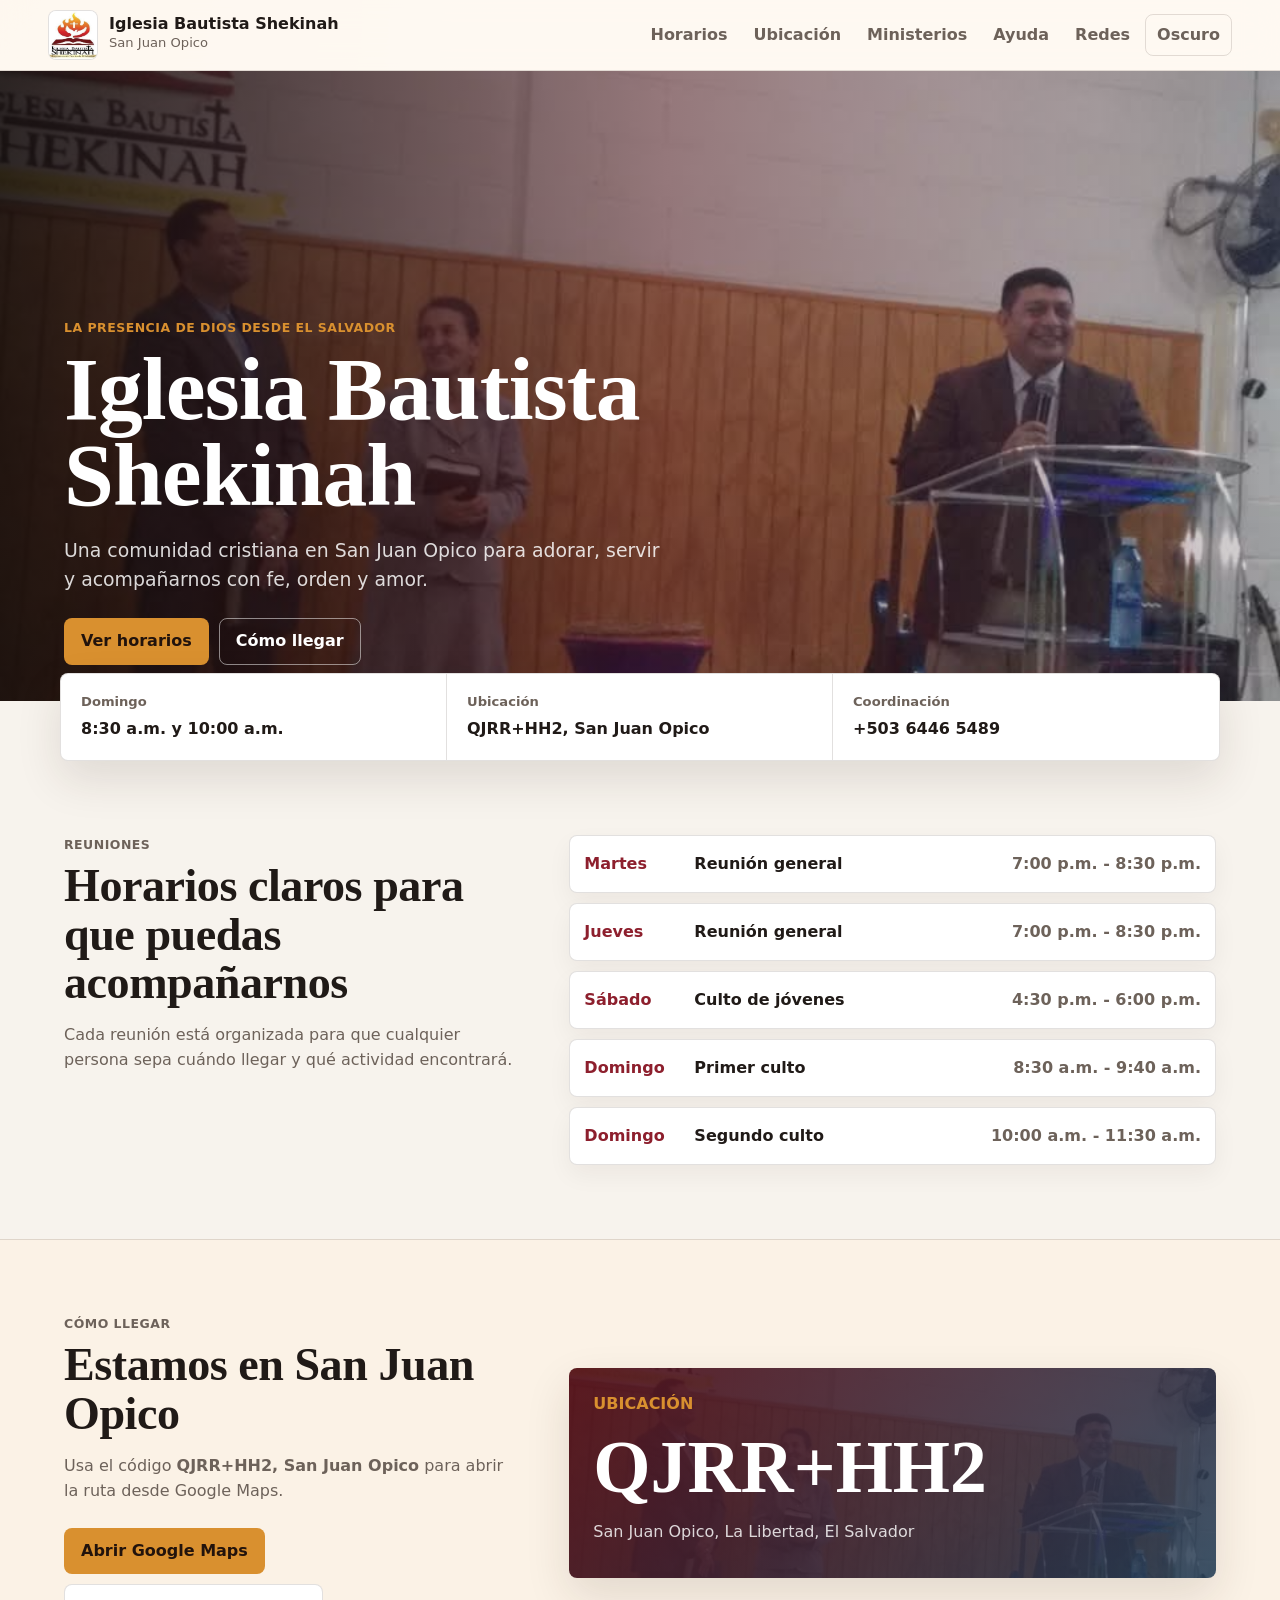
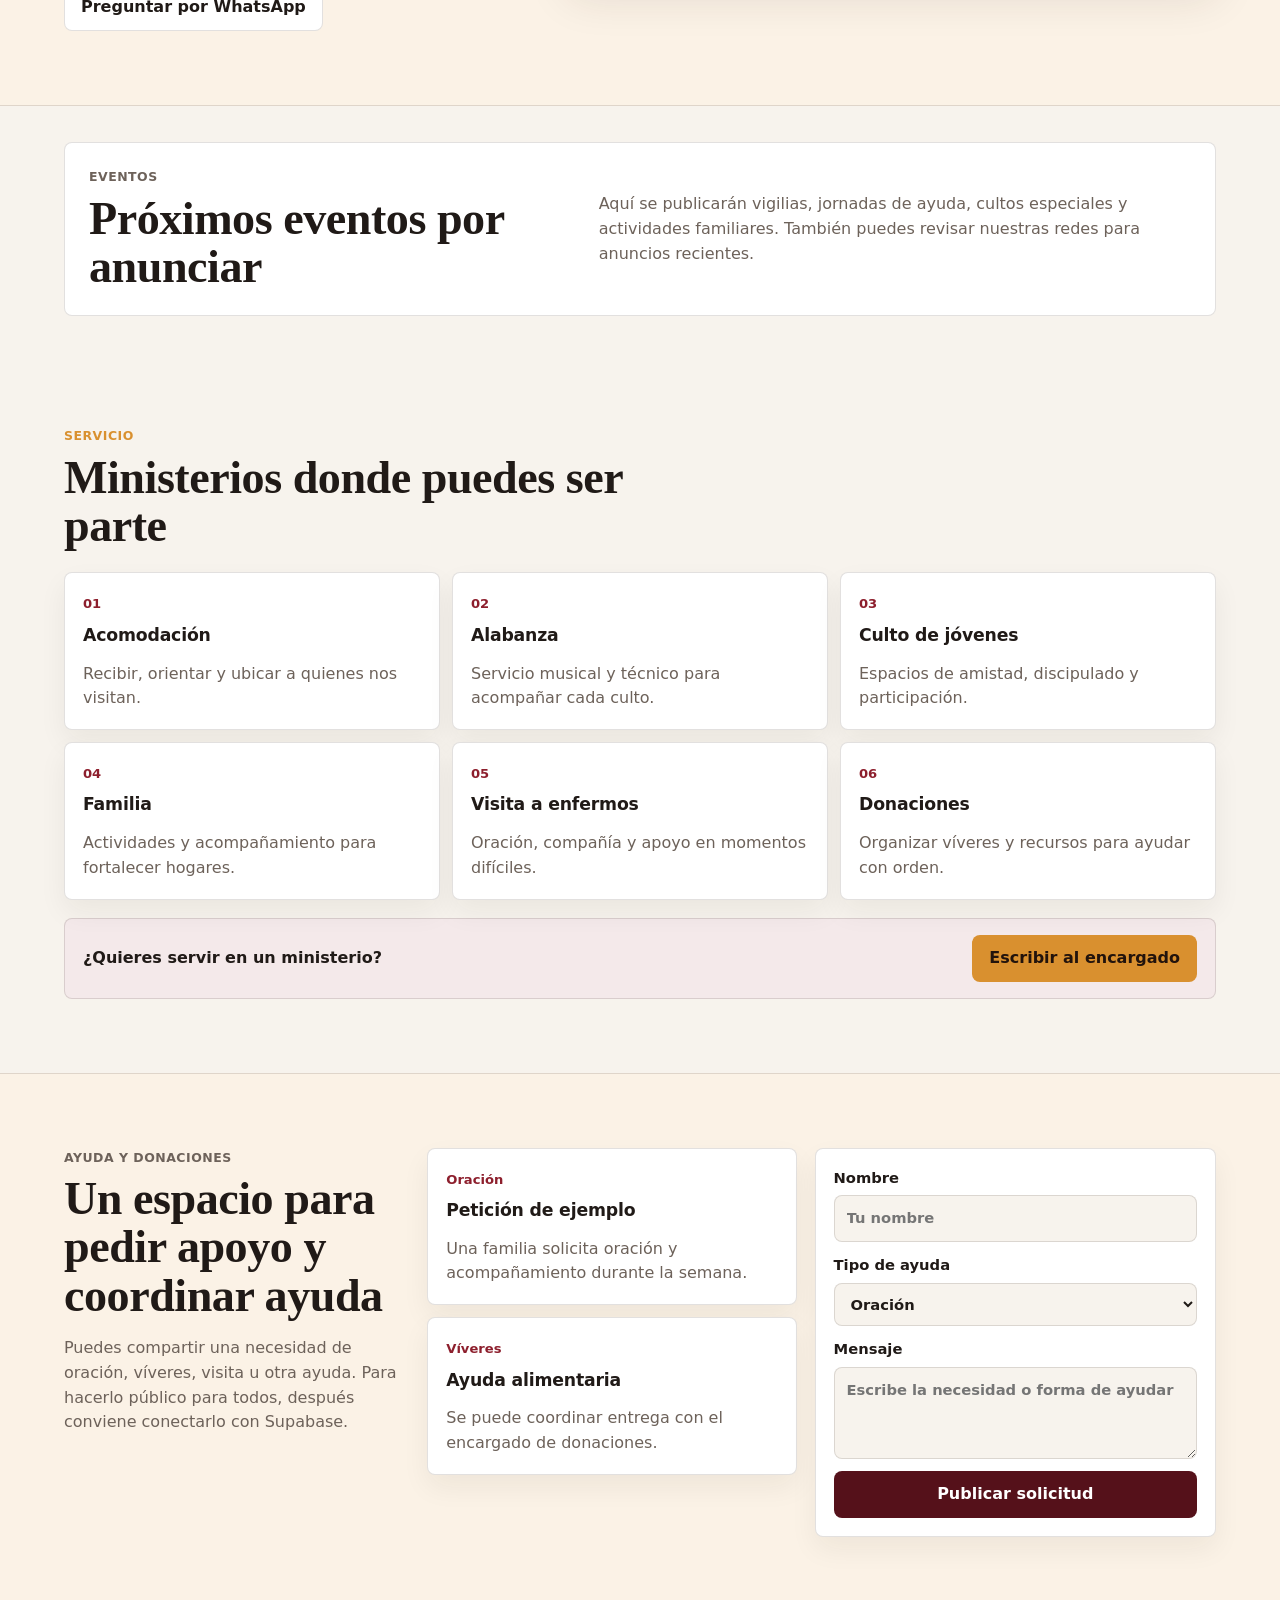
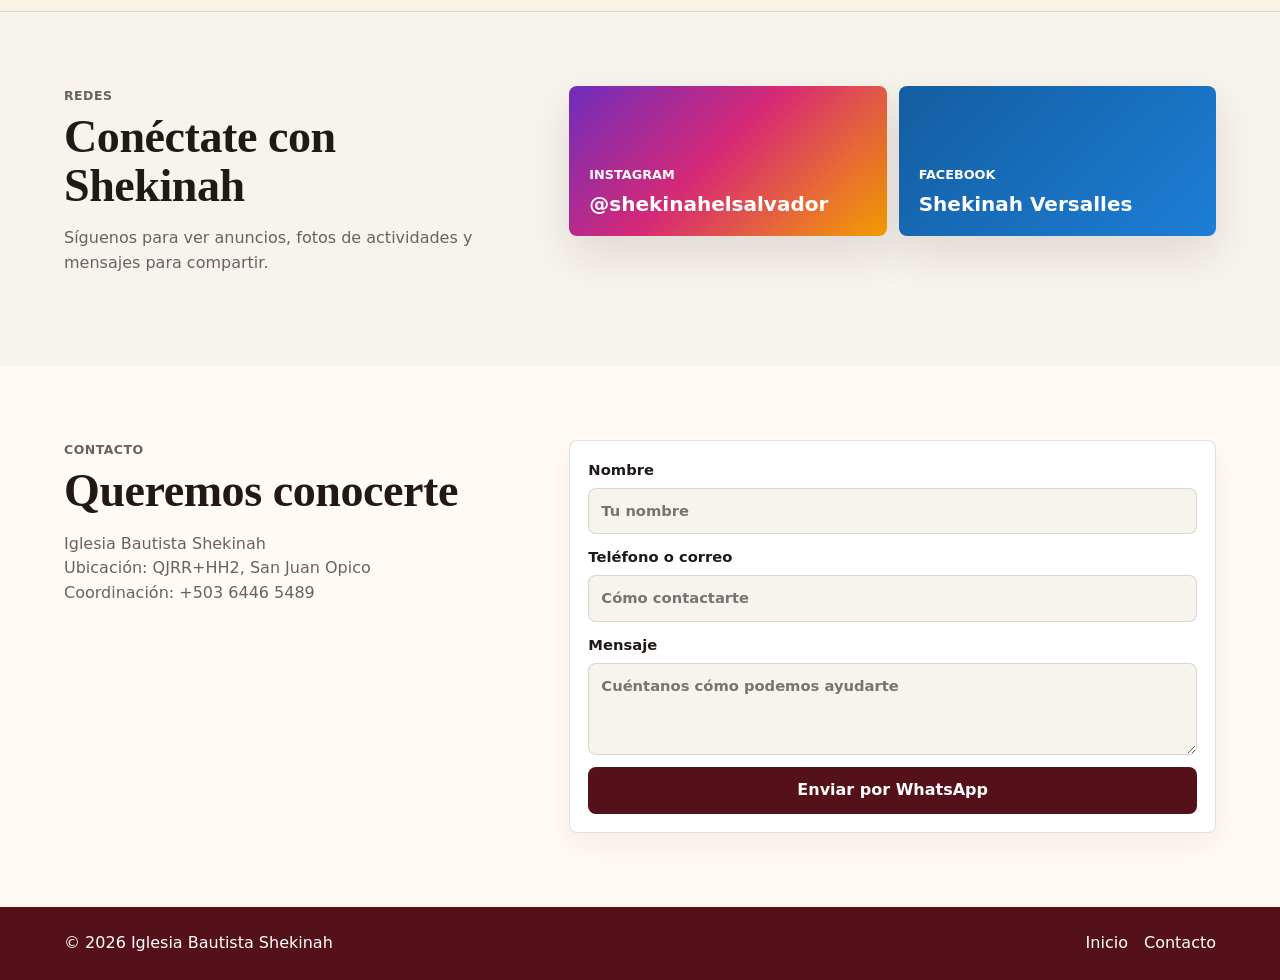
<file: iglesia/index.html>
<!doctype html>
<html lang="es">
  <head>
    <meta charset="utf-8" />
    <meta name="viewport" content="width=device-width, initial-scale=1" />
    <meta
      name="description"
      content="Sitio web de Iglesia Bautista Shekinah: horarios, ubicación, ministerios, ayuda, donaciones y redes sociales."
    />
    <title>Iglesia Bautista Shekinah</title>
    <link rel="stylesheet" href="styles.css" />
  </head>
  <body>
    <header class="site-header">
      <a class="brand" href="#inicio" aria-label="Ir al inicio">
        <img class="brand-logo" src="assets/logo-shekinah.png" alt="Logo de Iglesia Bautista Shekinah" />
        <span>
          <strong>Iglesia Bautista Shekinah</strong>
          <small>San Juan Opico</small>
        </span>
      </a>

      <button class="menu-button" type="button" aria-expanded="false" aria-controls="main-menu">
        <span></span>
        <span></span>
        <span></span>
        Menú
      </button>

      <nav id="main-menu" class="main-nav" aria-label="Navegación principal">
        <a href="#reuniones">Horarios</a>
        <a href="#ubicacion">Ubicación</a>
        <a href="#ministerios">Ministerios</a>
        <a href="#ayuda">Ayuda</a>
        <a href="#redes">Redes</a>
        <button class="theme-toggle" type="button" aria-label="Cambiar modo oscuro">Oscuro</button>
      </nav>
    </header>

    <main>
      <section id="inicio" class="hero">
        <div class="hero-content">
          <p class="eyebrow">La presencia de Dios desde El Salvador</p>
          <h1>Iglesia Bautista Shekinah</h1>
          <p>
            Una comunidad cristiana en San Juan Opico para adorar, servir y acompañarnos
            con fe, orden y amor.
          </p>
          <div class="hero-actions">
            <a class="button primary" href="#reuniones">Ver horarios</a>
            <a class="button secondary" href="#ubicacion">Cómo llegar</a>
          </div>
        </div>
      </section>

      <section class="quick-strip" aria-label="Accesos rápidos">
        <a href="#reuniones">
          <span>Domingo</span>
          <strong>8:30 a.m. y 10:00 a.m.</strong>
        </a>
        <a href="#ubicacion">
          <span>Ubicación</span>
          <strong>QJRR+HH2, San Juan Opico</strong>
        </a>
        <a href="https://wa.me/50364465489" target="_blank" rel="noopener noreferrer">
          <span>Coordinación</span>
          <strong>+503 6446 5489</strong>
        </a>
      </section>

      <section id="reuniones" class="section">
        <div class="section-inner two-column">
          <div class="section-copy">
            <p class="eyebrow">Reuniones</p>
            <h2>Horarios claros para que puedas acompañarnos</h2>
            <p>
              Cada reunión está organizada para que cualquier persona sepa cuándo llegar
              y qué actividad encontrará.
            </p>
          </div>

          <div class="schedule-list">
            <article class="schedule-item">
              <span>Martes</span>
              <strong>Reunión general</strong>
              <time>7:00 p.m. - 8:30 p.m.</time>
            </article>
            <article class="schedule-item">
              <span>Jueves</span>
              <strong>Reunión general</strong>
              <time>7:00 p.m. - 8:30 p.m.</time>
            </article>
            <article class="schedule-item">
              <span>Sábado</span>
              <strong>Culto de jóvenes</strong>
              <time>4:30 p.m. - 6:00 p.m.</time>
            </article>
            <article class="schedule-item">
              <span>Domingo</span>
              <strong>Primer culto</strong>
              <time>8:30 a.m. - 9:40 a.m.</time>
            </article>
            <article class="schedule-item">
              <span>Domingo</span>
              <strong>Segundo culto</strong>
              <time>10:00 a.m. - 11:30 a.m.</time>
            </article>
          </div>
        </div>
      </section>

      <section id="ubicacion" class="section tinted">
        <div class="section-inner two-column location-grid">
          <div class="section-copy">
            <p class="eyebrow">Cómo llegar</p>
            <h2>Estamos en San Juan Opico</h2>
            <p>
              Usa el código <strong>QJRR+HH2, San Juan Opico</strong> para abrir la ruta
              desde Google Maps.
            </p>
            <div class="inline-actions">
              <a class="button primary" href="https://www.google.com/maps/search/?api=1&query=QJRR%2BHH2%2C%20San%20Juan%20Opico" target="_blank" rel="noopener noreferrer">
                Abrir Google Maps
              </a>
              <a class="button ghost" href="https://wa.me/50364465489" target="_blank" rel="noopener noreferrer">
                Preguntar por WhatsApp
              </a>
            </div>
          </div>

          <article class="location-card">
            <span>Ubicación</span>
            <strong>QJRR+HH2</strong>
            <p>San Juan Opico, La Libertad, El Salvador</p>
          </article>
        </div>
      </section>

      <section id="eventos" class="section compact">
        <div class="section-inner event-row">
          <div>
            <p class="eyebrow">Eventos</p>
            <h2>Próximos eventos por anunciar</h2>
          </div>
          <p>
            Aquí se publicarán vigilias, jornadas de ayuda, cultos especiales y actividades
            familiares. También puedes revisar nuestras redes para anuncios recientes.
          </p>
        </div>
      </section>

      <section id="ministerios" class="section">
        <div class="section-inner">
          <div class="section-heading">
            <p class="eyebrow">Servicio</p>
            <h2>Ministerios donde puedes ser parte</h2>
          </div>

          <div class="ministry-grid">
            <article><span>01</span><h3>Acomodación</h3><p>Recibir, orientar y ubicar a quienes nos visitan.</p></article>
            <article><span>02</span><h3>Alabanza</h3><p>Servicio musical y técnico para acompañar cada culto.</p></article>
            <article><span>03</span><h3>Culto de jóvenes</h3><p>Espacios de amistad, discipulado y participación.</p></article>
            <article><span>04</span><h3>Familia</h3><p>Actividades y acompañamiento para fortalecer hogares.</p></article>
            <article><span>05</span><h3>Visita a enfermos</h3><p>Oración, compañía y apoyo en momentos difíciles.</p></article>
            <article><span>06</span><h3>Donaciones</h3><p>Organizar víveres y recursos para ayudar con orden.</p></article>
          </div>

          <div class="callout">
            <p>¿Quieres servir en un ministerio?</p>
            <a class="button primary" href="https://wa.me/50364465489" target="_blank" rel="noopener noreferrer">
              Escribir al encargado
            </a>
          </div>
        </div>
      </section>

      <section id="ayuda" class="section tinted">
        <div class="section-inner help-layout">
          <div class="section-copy">
            <p class="eyebrow">Ayuda y donaciones</p>
            <h2>Un espacio para pedir apoyo y coordinar ayuda</h2>
            <p>
              Puedes compartir una necesidad de oración, víveres, visita u otra ayuda.
              Para hacerlo público para todos, después conviene conectarlo con Supabase.
            </p>
          </div>

          <div class="help-board" aria-live="polite">
            <article class="help-card">
              <span>Oración</span>
              <h3>Petición de ejemplo</h3>
              <p>Una familia solicita oración y acompañamiento durante la semana.</p>
            </article>
            <article class="help-card">
              <span>Víveres</span>
              <h3>Ayuda alimentaria</h3>
              <p>Se puede coordinar entrega con el encargado de donaciones.</p>
            </article>
          </div>

          <form class="help-form" aria-label="Formulario de ayuda">
            <label>
              Nombre
              <input type="text" name="nombre-ayuda" placeholder="Tu nombre" required />
            </label>
            <label>
              Tipo de ayuda
              <select name="tipo-ayuda" required>
                <option value="Oración">Oración</option>
                <option value="Víveres">Víveres</option>
                <option value="Visita">Visita a enfermo</option>
                <option value="Otra ayuda">Otra ayuda</option>
              </select>
            </label>
            <label>
              Mensaje
              <textarea name="mensaje-ayuda" rows="3" placeholder="Escribe la necesidad o forma de ayudar" required></textarea>
            </label>
            <button class="button dark" type="submit">Publicar solicitud</button>
          </form>
        </div>
      </section>

      <section id="redes" class="section">
        <div class="section-inner social-layout">
          <div class="section-copy">
            <p class="eyebrow">Redes</p>
            <h2>Conéctate con Shekinah</h2>
            <p>Síguenos para ver anuncios, fotos de actividades y mensajes para compartir.</p>
          </div>
          <div class="social-cards">
            <a class="social-card instagram" href="https://www.instagram.com/shekinahelsalvador" target="_blank" rel="noopener noreferrer">
              <span>Instagram</span>
              <strong>@shekinahelsalvador</strong>
            </a>
            <a class="social-card facebook" href="https://www.facebook.com/share/1L6qRECBoy/" target="_blank" rel="noopener noreferrer">
              <span>Facebook</span>
              <strong>Shekinah Versalles</strong>
            </a>
          </div>
        </div>
      </section>

      <section id="contacto" class="section contact-section">
        <div class="section-inner contact-layout">
          <div class="section-copy">
            <p class="eyebrow">Contacto</p>
            <h2>Queremos conocerte</h2>
            <p>
              Iglesia Bautista Shekinah<br />
              Ubicación: QJRR+HH2, San Juan Opico<br />
              Coordinación: +503 6446 5489
            </p>
          </div>

          <form class="contact-form" aria-label="Formulario de contacto">
            <label>
              Nombre
              <input type="text" name="nombre" autocomplete="name" placeholder="Tu nombre" />
            </label>
            <label>
              Teléfono o correo
              <input type="text" name="contacto" autocomplete="email" placeholder="Cómo contactarte" />
            </label>
            <label>
              Mensaje
              <textarea name="mensaje" rows="3" placeholder="Cuéntanos cómo podemos ayudarte"></textarea>
            </label>
            <button class="button dark" type="submit">Enviar por WhatsApp</button>
          </form>
        </div>
      </section>
    </main>

    <footer class="site-footer">
      <p>© 2026 Iglesia Bautista Shekinah</p>
      <div>
        <a href="#inicio">Inicio</a>
        <a href="#contacto">Contacto</a>
      </div>
    </footer>

    <script src="script.js"></script>
  </body>
</html>
</file>
<file: iglesia/styles.css>
:root {
  color-scheme: light;
  --bg: #f7f3ed;
  --surface: #fffaf3;
  --surface-strong: #ffffff;
  --ink: #201a17;
  --muted: #6d625a;
  --line: rgba(53, 38, 30, 0.14);
  --brand: #8d1f2d;
  --brand-dark: #55111a;
  --gold: #d9902f;
  --olive: #596b43;
  --blue: #243d54;
  --shadow: 0 18px 45px rgba(47, 31, 24, 0.12);
  --radius: 8px;
}

body.dark-mode {
  color-scheme: dark;
  --bg: #12100f;
  --surface: #1b1715;
  --surface-strong: #231d1a;
  --ink: #f5eee6;
  --muted: #c9bab0;
  --line: rgba(245, 238, 230, 0.13);
  --brand: #d85b65;
  --brand-dark: #f0b15b;
  --gold: #f0b15b;
  --olive: #9fb17a;
  --blue: #88a9c6;
  --shadow: 0 18px 45px rgba(0, 0, 0, 0.34);
}

* {
  box-sizing: border-box;
}

html {
  scroll-behavior: smooth;
}

body {
  margin: 0;
  color: var(--ink);
  background:
    radial-gradient(circle at top left, rgba(217, 144, 47, 0.12), transparent 32rem),
    var(--bg);
  font-family: "Segoe UI", Inter, system-ui, -apple-system, BlinkMacSystemFont, Arial, sans-serif;
  line-height: 1.55;
}

a {
  color: inherit;
  text-decoration: none;
}

img,
input,
textarea,
select,
button {
  font: inherit;
}

.site-header {
  position: sticky;
  top: 0;
  z-index: 20;
  display: flex;
  align-items: center;
  justify-content: space-between;
  gap: 16px;
  min-height: 70px;
  padding: 10px clamp(16px, 4vw, 48px);
  background: color-mix(in srgb, var(--surface) 88%, transparent);
  border-bottom: 1px solid var(--line);
  backdrop-filter: blur(16px);
}

.brand {
  display: inline-flex;
  align-items: center;
  gap: 11px;
  min-width: 215px;
}

.brand-logo {
  width: 50px;
  height: 50px;
  object-fit: contain;
  background: #ffffff;
  border: 1px solid var(--line);
  border-radius: var(--radius);
}

.brand strong,
.brand small {
  display: block;
}

.brand strong {
  line-height: 1.05;
}

.brand small {
  color: var(--muted);
  font-size: 0.82rem;
}

.main-nav {
  display: flex;
  align-items: center;
  gap: 4px;
}

.main-nav a,
.theme-toggle {
  min-height: 38px;
  padding: 8px 11px;
  color: var(--muted);
  background: transparent;
  border: 0;
  border-radius: var(--radius);
  font-weight: 750;
  cursor: pointer;
}

.main-nav a:hover,
.main-nav a:focus-visible,
.theme-toggle:hover,
.theme-toggle:focus-visible {
  color: var(--ink);
  background: color-mix(in srgb, var(--gold) 13%, transparent);
  outline: none;
}

.theme-toggle {
  border: 1px solid var(--line);
}

.menu-button {
  display: none;
  align-items: center;
  gap: 7px;
  min-height: 40px;
  padding: 8px 10px;
  color: var(--ink);
  background: var(--surface-strong);
  border: 1px solid var(--line);
  border-radius: var(--radius);
  cursor: pointer;
}

.menu-button span {
  display: block;
  width: 15px;
  height: 2px;
  background: currentColor;
}

.hero {
  position: relative;
  display: flex;
  align-items: end;
  min-height: clamp(480px, 70vh, 680px);
  padding: clamp(60px, 9vw, 96px) clamp(18px, 5vw, 64px) 36px;
  color: #ffffff;
  background:
    linear-gradient(90deg, rgba(20, 12, 10, 0.86), rgba(78, 20, 26, 0.5) 52%, rgba(20, 12, 10, 0.18)),
    url("assets/iglesia-shekinah-interior.png") center / cover;
}

.hero::after {
  content: "";
  position: absolute;
  inset: auto clamp(18px, 5vw, 64px) 0;
  height: 1px;
  background: rgba(255, 255, 255, 0.2);
}

.hero-content {
  position: relative;
  width: min(760px, 100%);
}

.eyebrow {
  margin: 0 0 8px;
  color: var(--gold);
  font-size: 0.78rem;
  font-weight: 850;
  letter-spacing: 0.04em;
  text-transform: uppercase;
}

.hero h1,
h2,
h3 {
  margin: 0;
  letter-spacing: -0.01em;
}

.hero h1 {
  max-width: 820px;
  font-family: Georgia, "Times New Roman", serif;
  font-size: clamp(2.7rem, 7vw, 6.3rem);
  line-height: 0.96;
}

.hero p:not(.eyebrow) {
  max-width: 600px;
  margin: 18px 0 0;
  color: rgba(255, 255, 255, 0.84);
  font-size: clamp(1.02rem, 1.7vw, 1.18rem);
}

.hero-actions,
.inline-actions {
  display: flex;
  flex-wrap: wrap;
  gap: 10px;
  margin-top: 24px;
}

.button {
  display: inline-flex;
  align-items: center;
  justify-content: center;
  min-height: 44px;
  padding: 10px 16px;
  border: 1px solid transparent;
  border-radius: var(--radius);
  font-weight: 850;
  cursor: pointer;
  transition: transform 160ms ease, background 160ms ease, border-color 160ms ease;
}

.button:hover {
  transform: translateY(-1px);
}

.button.primary {
  color: #22130c;
  background: var(--gold);
}

.button.secondary {
  color: #ffffff;
  border-color: rgba(255, 255, 255, 0.5);
}

.button.dark {
  color: #ffffff;
  background: var(--brand-dark);
}

body.dark-mode .button.dark {
  color: #24140d;
  background: var(--gold);
}

.button.ghost {
  color: var(--ink);
  background: var(--surface-strong);
  border-color: var(--line);
}

.quick-strip {
  display: grid;
  grid-template-columns: repeat(3, minmax(0, 1fr));
  width: min(1160px, calc(100% - 36px));
  margin: -28px auto 0;
  position: relative;
  z-index: 3;
  background: var(--surface-strong);
  border: 1px solid var(--line);
  border-radius: var(--radius);
  box-shadow: var(--shadow);
}

.quick-strip a {
  display: grid;
  gap: 4px;
  min-height: 86px;
  padding: 18px 20px;
  border-right: 1px solid var(--line);
}

.quick-strip a:last-child {
  border-right: 0;
}

.quick-strip span {
  color: var(--muted);
  font-size: 0.82rem;
  font-weight: 800;
}

.quick-strip strong {
  color: var(--ink);
  line-height: 1.25;
}

.section {
  padding: clamp(44px, 6vw, 74px) clamp(18px, 5vw, 64px);
}

.section.compact {
  padding-block: 36px;
}

.section-inner {
  width: min(1160px, 100%);
  margin: 0 auto;
}

.tinted {
  background: color-mix(in srgb, var(--surface) 78%, var(--gold) 6%);
  border-block: 1px solid var(--line);
}

.two-column,
.social-layout,
.contact-layout {
  display: grid;
  grid-template-columns: minmax(0, 0.82fr) minmax(320px, 1.18fr);
  gap: clamp(24px, 5vw, 56px);
  align-items: start;
}

.section-copy {
  max-width: 520px;
}

h2 {
  font-family: Georgia, "Times New Roman", serif;
  font-size: clamp(1.9rem, 3.6vw, 3.1rem);
  line-height: 1.05;
}

h3 {
  font-size: 1.08rem;
  line-height: 1.2;
}

.section-copy p,
.event-row p,
.help-card p,
.ministry-grid p,
.location-card p,
.contact-section p {
  color: var(--muted);
}

.schedule-list {
  display: grid;
  gap: 10px;
}

.schedule-item {
  display: grid;
  grid-template-columns: 96px minmax(0, 1fr) auto;
  gap: 14px;
  align-items: center;
  min-height: 58px;
  padding: 12px 14px;
  background: var(--surface-strong);
  border: 1px solid var(--line);
  border-radius: var(--radius);
  box-shadow: 0 10px 24px rgba(36, 28, 22, 0.05);
}

.schedule-item span {
  color: var(--brand);
  font-weight: 850;
}

.schedule-item strong {
  color: var(--ink);
}

.schedule-item time {
  color: var(--muted);
  font-weight: 750;
}

.location-grid {
  align-items: center;
}

.location-card {
  display: grid;
  gap: 8px;
  min-height: 210px;
  padding: 24px;
  color: #ffffff;
  background:
    linear-gradient(135deg, rgba(85, 17, 26, 0.92), rgba(36, 61, 84, 0.84)),
    url("assets/iglesia-shekinah-interior.png") center / cover;
  border-radius: var(--radius);
  box-shadow: var(--shadow);
}

.location-card span {
  color: var(--gold);
  font-weight: 850;
  text-transform: uppercase;
}

.location-card strong {
  font-family: Georgia, "Times New Roman", serif;
  font-size: clamp(2.6rem, 6vw, 4.6rem);
  line-height: 0.95;
}

.location-card p {
  margin: 0;
  color: rgba(255, 255, 255, 0.82);
}

.event-row {
  display: grid;
  grid-template-columns: minmax(0, 0.82fr) minmax(300px, 1fr);
  gap: 24px;
  align-items: center;
  padding: 24px;
  background: var(--surface-strong);
  border: 1px solid var(--line);
  border-radius: var(--radius);
}

.section-heading {
  max-width: 640px;
  margin-bottom: 22px;
}

.ministry-grid {
  display: grid;
  grid-template-columns: repeat(3, minmax(0, 1fr));
  gap: 12px;
}

.ministry-grid article,
.help-card,
.contact-form,
.help-form {
  padding: 18px;
  background: var(--surface-strong);
  border: 1px solid var(--line);
  border-radius: var(--radius);
  box-shadow: 0 12px 28px rgba(36, 28, 22, 0.06);
}

.ministry-grid article span,
.help-card span {
  display: inline-flex;
  margin-bottom: 10px;
  color: var(--brand);
  font-size: 0.82rem;
  font-weight: 850;
}

.ministry-grid article p,
.help-card p {
  margin-bottom: 0;
}

.callout {
  display: flex;
  align-items: center;
  justify-content: space-between;
  gap: 16px;
  margin-top: 18px;
  padding: 16px 18px;
  background: color-mix(in srgb, var(--brand) 10%, var(--surface-strong));
  border: 1px solid var(--line);
  border-radius: var(--radius);
}

.callout p {
  margin: 0;
  font-weight: 850;
}

.help-layout {
  display: grid;
  grid-template-columns: minmax(0, 0.86fr) minmax(260px, 0.92fr) minmax(300px, 1fr);
  gap: 18px;
  align-items: start;
}

.help-board {
  display: grid;
  gap: 12px;
}

.help-card .button {
  margin-top: 12px;
}

.social-cards {
  display: grid;
  grid-template-columns: repeat(2, minmax(0, 1fr));
  gap: 12px;
}

.social-card {
  display: grid;
  align-content: end;
  min-height: 150px;
  padding: 20px;
  color: #ffffff;
  border-radius: var(--radius);
  box-shadow: var(--shadow);
}

.social-card span,
.social-card strong {
  display: block;
}

.social-card span {
  margin-bottom: 8px;
  font-size: 0.8rem;
  font-weight: 850;
  text-transform: uppercase;
}

.social-card strong {
  overflow-wrap: anywhere;
  font-size: 1.25rem;
  line-height: 1.18;
}

.social-card.instagram {
  background: linear-gradient(135deg, #6f2dbd, #d62976 46%, #f59f00);
}

.social-card.facebook {
  background: linear-gradient(135deg, #145da0, #1c7ed6);
}

.contact-section {
  background: var(--surface);
}

.contact-form,
.help-form {
  display: grid;
  gap: 12px;
}

label {
  display: grid;
  gap: 6px;
  color: var(--ink);
  font-size: 0.92rem;
  font-weight: 800;
}

input,
select,
textarea {
  width: 100%;
  padding: 11px 12px;
  color: var(--ink);
  background: var(--bg);
  border: 1px solid var(--line);
  border-radius: var(--radius);
}

textarea {
  resize: vertical;
}

input:focus,
select:focus,
textarea:focus,
.button:focus-visible {
  outline: 3px solid color-mix(in srgb, var(--gold) 42%, transparent);
  outline-offset: 2px;
}

.site-footer {
  display: flex;
  flex-wrap: wrap;
  justify-content: space-between;
  gap: 16px;
  padding: 24px clamp(18px, 5vw, 64px);
  color: #ffffff;
  background: var(--brand-dark);
}

body.dark-mode .site-footer {
  color: #201a17;
}

.site-footer p {
  margin: 0;
}

.site-footer div {
  display: flex;
  gap: 16px;
}

@media (max-width: 1040px) {
  .site-header {
    align-items: flex-start;
    flex-wrap: wrap;
  }

  .menu-button {
    display: inline-flex;
  }

  .main-nav {
    display: none;
    width: 100%;
    flex-direction: column;
    align-items: stretch;
    padding-top: 8px;
  }

  .main-nav.is-open {
    display: flex;
  }

  .main-nav a,
  .theme-toggle {
    width: 100%;
    text-align: left;
  }

  .quick-strip,
  .two-column,
  .event-row,
  .social-layout,
  .contact-layout,
  .help-layout,
  .ministry-grid,
  .social-cards {
    grid-template-columns: 1fr;
  }

  .quick-strip a {
    border-right: 0;
    border-bottom: 1px solid var(--line);
  }

  .quick-strip a:last-child {
    border-bottom: 0;
  }

  .schedule-item {
    grid-template-columns: 92px minmax(0, 1fr);
  }

  .schedule-item time {
    grid-column: 2;
  }

  .callout {
    align-items: stretch;
    flex-direction: column;
  }
}

@media (max-width: 560px) {
  .brand {
    min-width: 0;
  }

  .brand small {
    display: none;
  }

  .hero {
    min-height: 560px;
  }

  .hero-actions,
  .inline-actions {
    flex-direction: column;
  }

  .button {
    width: 100%;
  }

  .section {
    padding-inline: 16px;
  }

  .quick-strip {
    width: calc(100% - 28px);
  }
}
</file>
